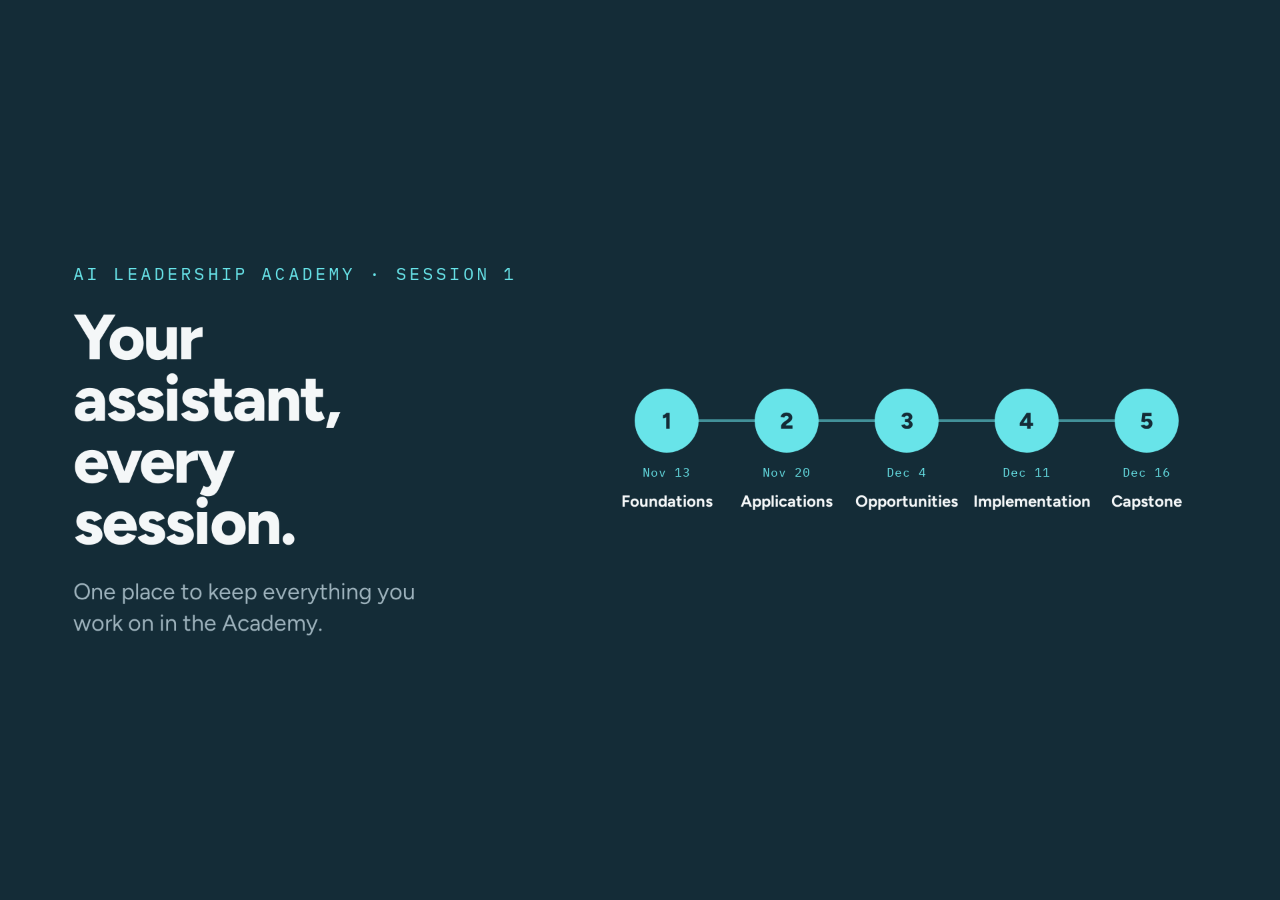
<file: index.html>
<!DOCTYPE html>
<html lang="en">
<head>
  <meta charset="utf-8" />
  <meta name="viewport" content="width=device-width, initial-scale=1" />
  <title>AI Leadership Academy · Session 1</title>
  <link rel="preconnect" href="https://fonts.googleapis.com" />
  <link rel="preconnect" href="https://fonts.gstatic.com" crossorigin />
  <link href="https://fonts.googleapis.com/css2?family=Figtree:wght@300;400;500;600;700;800;900&family=IBM+Plex+Mono:wght@300;400;500;600&display=swap" rel="stylesheet" />
  <script type="module" crossorigin src="./assets/index-CzZz46zB.js"></script>
  <link rel="stylesheet" crossorigin href="./assets/index-C_zgbuJm.css">
</head>
<body>
  <div id="root"></div>
</body>
</html>
</file>
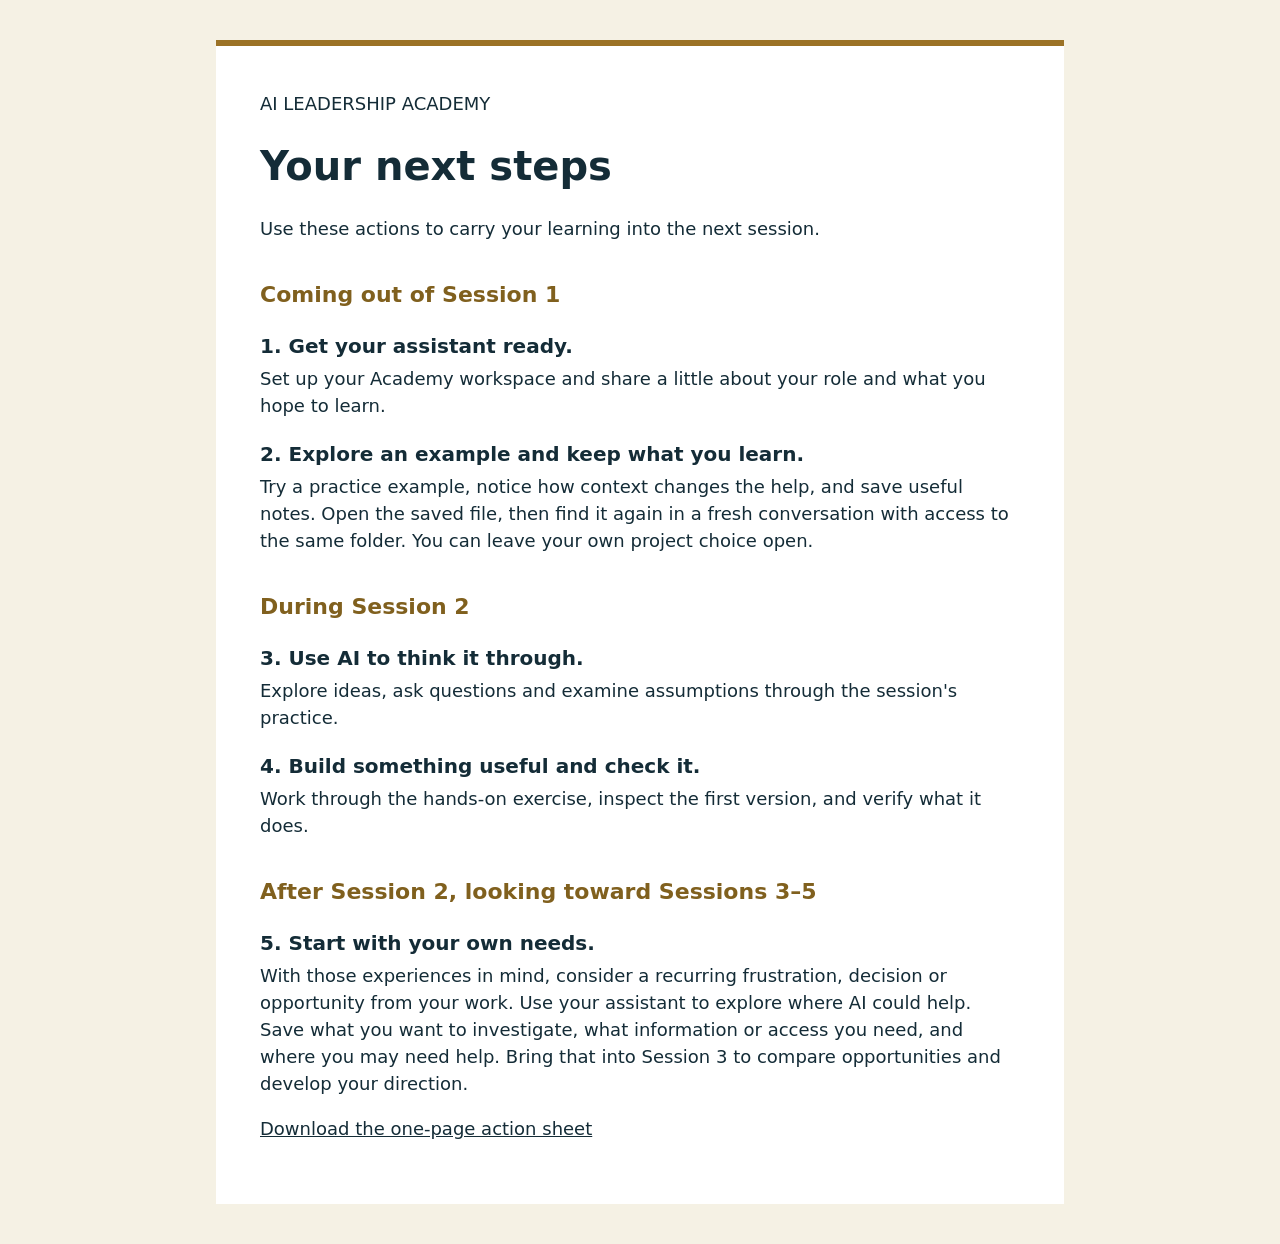
<file: participant-actions.html>
<!doctype html><html lang="en"><meta charset="utf-8"><meta name="viewport" content="width=device-width,initial-scale=1"><title>Your next steps | AI Leadership Academy</title><style>body{margin:0;background:#f5f1e4;color:#142C37;font:18px/1.5 system-ui,sans-serif}main{max-width:760px;margin:40px auto;padding:44px;background:white;border-top:6px solid #9B7226}h1{font-size:40px;line-height:1.1}h2{margin-top:36px;color:#80601e;font-size:22px}h3{font-size:20px;margin-bottom:4px}p{margin-top:0}a{color:#142C37}@media(max-width:600px){main{padding:25px;margin:0}}@media print{main{margin:0;border:0}}</style><main><p>AI LEADERSHIP ACADEMY</p><h1>Your next steps</h1><p>Use these actions to carry your learning into the next session.</p><h2>Coming out of Session 1</h2><article><h3>1. Get your assistant ready.</h3><p>Set up your Academy workspace and share a little about your role and what you hope to learn.</p></article><article><h3>2. Explore an example and keep what you learn.</h3><p>Try a practice example, notice how context changes the help, and save useful notes. Open the saved file, then find it again in a fresh conversation with access to the same folder. You can leave your own project choice open.</p></article><h2>During Session 2</h2><article><h3>3. Use AI to think it through.</h3><p>Explore ideas, ask questions and examine assumptions through the session&#x27;s practice.</p></article><article><h3>4. Build something useful and check it.</h3><p>Work through the hands-on exercise, inspect the first version, and verify what it does.</p></article><h2>After Session 2, looking toward Sessions 3–5</h2><article><h3>5. Start with your own needs.</h3><p>With those experiences in mind, consider a recurring frustration, decision or opportunity from your work. Use your assistant to explore where AI could help. Save what you want to investigate, what information or access you need, and where you may need help. Bring that into Session 3 to compare opportunities and develop your direction.</p></article><p><a href="participant-actions.pdf">Download the one-page action sheet</a></p></main></html>
</file>
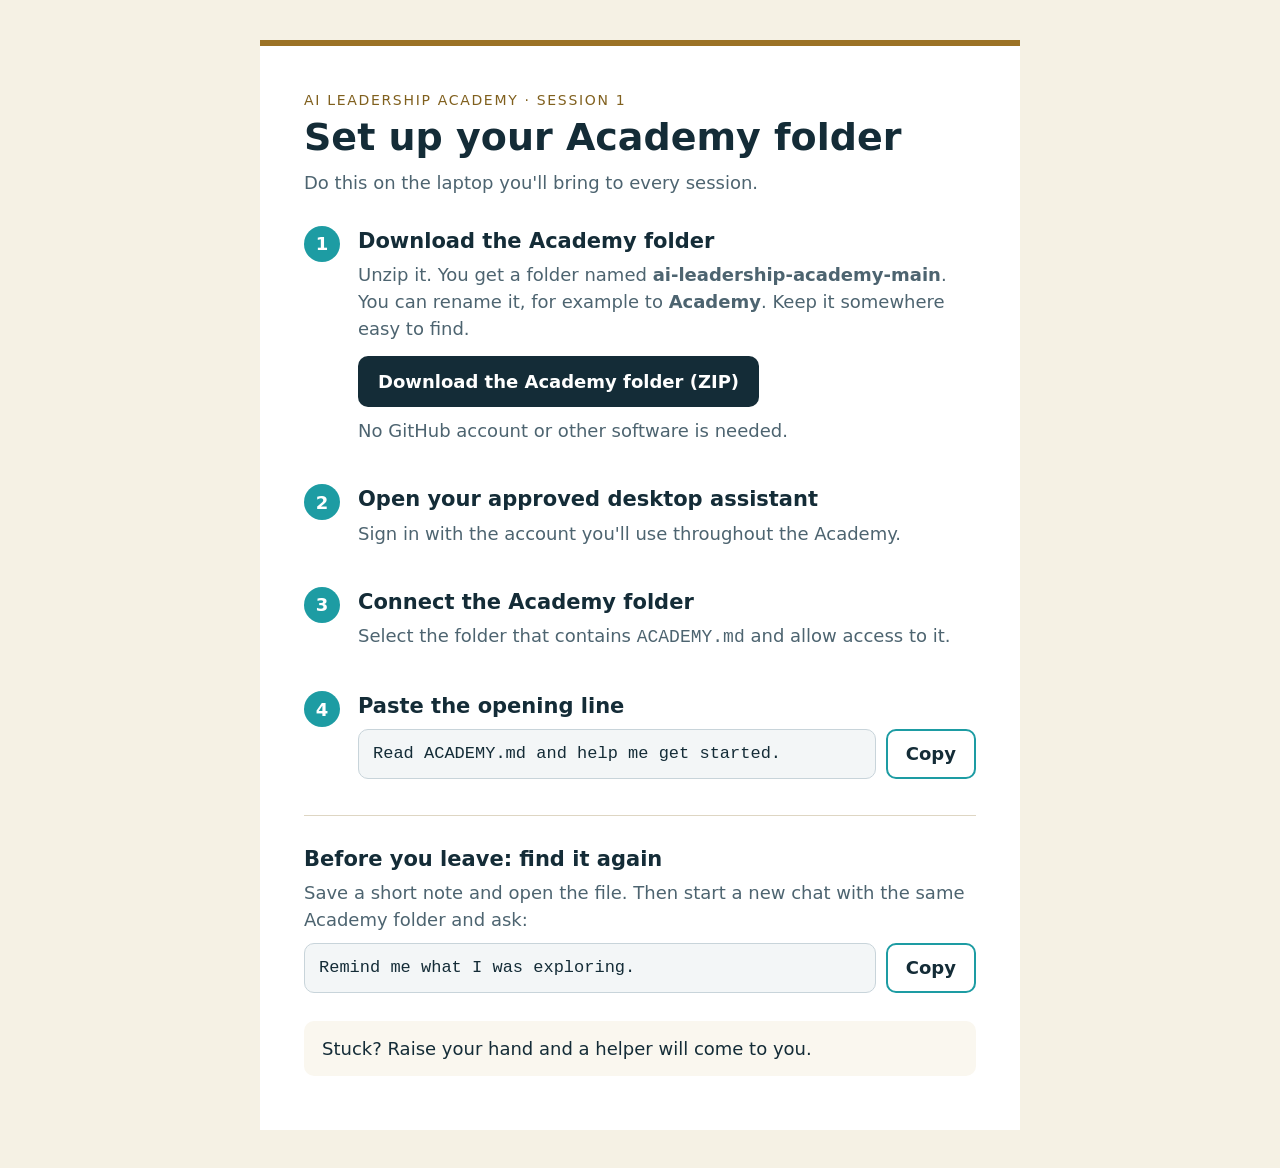
<file: setup.html>
<!doctype html>
<html lang="en">
<head>
<meta charset="utf-8">
<meta name="viewport" content="width=device-width,initial-scale=1">
<title>Set up your Academy folder | AI Leadership Academy</title>
<style>
  :root { --bg:#f5f1e4; --card:#fff; --ink:#142C37; --sub:#4d6470; --gold:#9B7226; --gold-ink:#80601e; --line:#ded6c3; --accent:#1d9ca3; }
  * { box-sizing: border-box; }
  body { margin:0; background:var(--bg); color:var(--ink); font:18px/1.5 system-ui,-apple-system,"Segoe UI",sans-serif; }
  main { max-width:760px; margin:40px auto; padding:44px; background:var(--card); border-top:6px solid var(--gold); }
  .eyebrow { margin:0 0 6px; font-size:14px; letter-spacing:.12em; color:var(--gold-ink); }
  h1 { margin:0 0 10px; font-size:38px; line-height:1.1; }
  .lede { margin:0 0 30px; color:var(--sub); }
  ol { list-style:none; margin:0; padding:0; counter-reset:step; }
  li { counter-increment:step; position:relative; padding:0 0 26px 54px; }
  li::before { content:counter(step); position:absolute; left:0; top:0; width:36px; height:36px; border-radius:50%; background:var(--accent); color:#fff; font-weight:700; display:flex; align-items:center; justify-content:center; }
  h2 { margin:4px 0 4px; font-size:21px; }
  p { margin:0 0 10px; }
  .muted { color:var(--sub); }
  .download { display:inline-block; margin-top:4px; padding:12px 20px; border-radius:10px; background:var(--ink); color:#fff; font-weight:600; text-decoration:none; }
  .download:hover, .download:focus-visible { background:#0b1c24; }
  .copy { display:flex; gap:10px; align-items:stretch; margin-top:6px; }
  .copy code { flex:1; font:17px/1.4 ui-monospace,"IBM Plex Mono",Menlo,monospace; background:#f3f6f7; border:1px solid #c8d4da; border-radius:10px; padding:12px 14px; }
  .copy button { flex-shrink:0; font:inherit; font-weight:600; padding:0 18px; border-radius:10px; border:2px solid var(--accent); background:#fff; color:var(--ink); cursor:pointer; }
  .copy button:hover, .copy button:focus-visible { background:#e8f7f8; }
  .copy button.done { background:var(--accent); color:#fff; }
  hr { border:0; border-top:1px solid var(--line); margin:10px 0 28px; }
  .help { margin-top:28px; padding:14px 18px; background:#faf7ef; border-radius:10px; }
  @media (max-width:600px) { main { margin:0; padding:24px 18px; } .copy { flex-direction:column; } .copy button { padding:10px; } }
</style>
</head>
<body>
<main>
  <p class="eyebrow">AI LEADERSHIP ACADEMY · SESSION 1</p>
  <h1>Set up your Academy folder</h1>
  <p class="lede">Do this on the laptop you'll bring to every session.</p>

  <ol>
    <li>
      <h2>Download the Academy folder</h2>
      <p class="muted">Unzip it. You get a folder named <strong>ai-leadership-academy-main</strong>. You can rename it, for example to <strong>Academy</strong>. Keep it somewhere easy to find.</p>
      <a class="download" href="https://github.com/ObneyAI/ai-leadership-academy/archive/refs/heads/main.zip">Download the Academy folder (ZIP)</a>
      <p class="muted" style="margin-top:10px">No GitHub account or other software is needed.</p>
    </li>
    <li>
      <h2>Open your approved desktop assistant</h2>
      <p class="muted">Sign in with the account you'll use throughout the Academy.</p>
    </li>
    <li>
      <h2>Connect the Academy folder</h2>
      <p class="muted">Select the folder that contains <code>ACADEMY.md</code> and allow access to it.</p>
    </li>
    <li>
      <h2>Paste the opening line</h2>
      <div class="copy"><code id="open">Read ACADEMY.md and help me get started.</code><button type="button" data-copy="open">Copy</button></div>
    </li>
  </ol>

  <hr>

  <h2>Before you leave: find it again</h2>
  <p class="muted">Save a short note and open the file. Then start a new chat with the same Academy folder and ask:</p>
  <div class="copy"><code id="return">Remind me what I was exploring.</code><button type="button" data-copy="return">Copy</button></div>

  <p class="help">Stuck? Raise your hand and a helper will come to you.</p>
  <p class="muted" role="status" aria-live="polite" id="status"></p>
</main>
<script>
  document.querySelectorAll("[data-copy]").forEach((btn) => {
    btn.addEventListener("click", async () => {
      const text = document.getElementById(btn.dataset.copy).textContent;
      try {
        await navigator.clipboard.writeText(text);
      } catch {
        const range = document.createRange();
        range.selectNodeContents(document.getElementById(btn.dataset.copy));
        const sel = getSelection(); sel.removeAllRanges(); sel.addRange(range);
        document.execCommand("copy");
      }
      btn.textContent = "Copied"; btn.classList.add("done");
      document.getElementById("status").textContent = "Copied: " + text;
      setTimeout(() => { btn.textContent = "Copy"; btn.classList.remove("done"); }, 2000);
    });
  });
</script>
</body>
</html>
</file>
<file: assets/index-C_zgbuJm.css>
*,:before,:after{--tw-border-spacing-x: 0;--tw-border-spacing-y: 0;--tw-translate-x: 0;--tw-translate-y: 0;--tw-rotate: 0;--tw-skew-x: 0;--tw-skew-y: 0;--tw-scale-x: 1;--tw-scale-y: 1;--tw-pan-x: ;--tw-pan-y: ;--tw-pinch-zoom: ;--tw-scroll-snap-strictness: proximity;--tw-gradient-from-position: ;--tw-gradient-via-position: ;--tw-gradient-to-position: ;--tw-ordinal: ;--tw-slashed-zero: ;--tw-numeric-figure: ;--tw-numeric-spacing: ;--tw-numeric-fraction: ;--tw-ring-inset: ;--tw-ring-offset-width: 0px;--tw-ring-offset-color: #fff;--tw-ring-color: rgb(59 130 246 / .5);--tw-ring-offset-shadow: 0 0 #0000;--tw-ring-shadow: 0 0 #0000;--tw-shadow: 0 0 #0000;--tw-shadow-colored: 0 0 #0000;--tw-blur: ;--tw-brightness: ;--tw-contrast: ;--tw-grayscale: ;--tw-hue-rotate: ;--tw-invert: ;--tw-saturate: ;--tw-sepia: ;--tw-drop-shadow: ;--tw-backdrop-blur: ;--tw-backdrop-brightness: ;--tw-backdrop-contrast: ;--tw-backdrop-grayscale: ;--tw-backdrop-hue-rotate: ;--tw-backdrop-invert: ;--tw-backdrop-opacity: ;--tw-backdrop-saturate: ;--tw-backdrop-sepia: ;--tw-contain-size: ;--tw-contain-layout: ;--tw-contain-paint: ;--tw-contain-style: }::backdrop{--tw-border-spacing-x: 0;--tw-border-spacing-y: 0;--tw-translate-x: 0;--tw-translate-y: 0;--tw-rotate: 0;--tw-skew-x: 0;--tw-skew-y: 0;--tw-scale-x: 1;--tw-scale-y: 1;--tw-pan-x: ;--tw-pan-y: ;--tw-pinch-zoom: ;--tw-scroll-snap-strictness: proximity;--tw-gradient-from-position: ;--tw-gradient-via-position: ;--tw-gradient-to-position: ;--tw-ordinal: ;--tw-slashed-zero: ;--tw-numeric-figure: ;--tw-numeric-spacing: ;--tw-numeric-fraction: ;--tw-ring-inset: ;--tw-ring-offset-width: 0px;--tw-ring-offset-color: #fff;--tw-ring-color: rgb(59 130 246 / .5);--tw-ring-offset-shadow: 0 0 #0000;--tw-ring-shadow: 0 0 #0000;--tw-shadow: 0 0 #0000;--tw-shadow-colored: 0 0 #0000;--tw-blur: ;--tw-brightness: ;--tw-contrast: ;--tw-grayscale: ;--tw-hue-rotate: ;--tw-invert: ;--tw-saturate: ;--tw-sepia: ;--tw-drop-shadow: ;--tw-backdrop-blur: ;--tw-backdrop-brightness: ;--tw-backdrop-contrast: ;--tw-backdrop-grayscale: ;--tw-backdrop-hue-rotate: ;--tw-backdrop-invert: ;--tw-backdrop-opacity: ;--tw-backdrop-saturate: ;--tw-backdrop-sepia: ;--tw-contain-size: ;--tw-contain-layout: ;--tw-contain-paint: ;--tw-contain-style: }*,:before,:after{box-sizing:border-box;border-width:0;border-style:solid;border-color:#e5e7eb}:before,:after{--tw-content: ""}html,:host{line-height:1.5;-webkit-text-size-adjust:100%;-moz-tab-size:4;-o-tab-size:4;tab-size:4;font-family:Figtree,ui-sans-serif,system-ui,sans-serif;font-feature-settings:normal;font-variation-settings:normal;-webkit-tap-highlight-color:transparent}body{margin:0;line-height:inherit}hr{height:0;color:inherit;border-top-width:1px}abbr:where([title]){-webkit-text-decoration:underline dotted;text-decoration:underline dotted}h1,h2,h3,h4,h5,h6{font-size:inherit;font-weight:inherit}a{color:inherit;text-decoration:inherit}b,strong{font-weight:bolder}code,kbd,samp,pre{font-family:IBM Plex Mono,ui-monospace,monospace;font-feature-settings:normal;font-variation-settings:normal;font-size:1em}small{font-size:80%}sub,sup{font-size:75%;line-height:0;position:relative;vertical-align:baseline}sub{bottom:-.25em}sup{top:-.5em}table{text-indent:0;border-color:inherit;border-collapse:collapse}button,input,optgroup,select,textarea{font-family:inherit;font-feature-settings:inherit;font-variation-settings:inherit;font-size:100%;font-weight:inherit;line-height:inherit;letter-spacing:inherit;color:inherit;margin:0;padding:0}button,select{text-transform:none}button,input:where([type=button]),input:where([type=reset]),input:where([type=submit]){-webkit-appearance:button;background-color:transparent;background-image:none}:-moz-focusring{outline:auto}:-moz-ui-invalid{box-shadow:none}progress{vertical-align:baseline}::-webkit-inner-spin-button,::-webkit-outer-spin-button{height:auto}[type=search]{-webkit-appearance:textfield;outline-offset:-2px}::-webkit-search-decoration{-webkit-appearance:none}::-webkit-file-upload-button{-webkit-appearance:button;font:inherit}summary{display:list-item}blockquote,dl,dd,h1,h2,h3,h4,h5,h6,hr,figure,p,pre{margin:0}fieldset{margin:0;padding:0}legend{padding:0}ol,ul,menu{list-style:none;margin:0;padding:0}dialog{padding:0}textarea{resize:vertical}input::-moz-placeholder,textarea::-moz-placeholder{opacity:1;color:#9ca3af}input::placeholder,textarea::placeholder{opacity:1;color:#9ca3af}button,[role=button]{cursor:pointer}:disabled{cursor:default}img,svg,video,canvas,audio,iframe,embed,object{display:block;vertical-align:middle}img,video{max-width:100%;height:auto}[hidden]:where(:not([hidden=until-found])){display:none}.visible{visibility:visible}.static{position:static}.fixed{position:fixed}.absolute{position:absolute}.relative{position:relative}.mx-auto{margin-left:auto;margin-right:auto}.my-2{margin-top:.5rem;margin-bottom:.5rem}.my-3{margin-top:.75rem;margin-bottom:.75rem}.-mt-8{margin-top:-2rem}.mb-1{margin-bottom:.25rem}.mb-3{margin-bottom:.75rem}.mb-4{margin-bottom:1rem}.mb-6{margin-bottom:1.5rem}.mb-8{margin-bottom:2rem}.mb-auto{margin-bottom:auto}.ml-1{margin-left:.25rem}.ml-2{margin-left:.5rem}.ml-auto{margin-left:auto}.mt-0\.5{margin-top:.125rem}.mt-4{margin-top:1rem}.mt-6{margin-top:1.5rem}.block{display:block}.inline-block{display:inline-block}.inline{display:inline}.flex{display:flex}.inline-flex{display:inline-flex}.table{display:table}.grid{display:grid}.contents{display:contents}.hidden{display:none}.h-14{height:3.5rem}.h-24{height:6rem}.h-3{height:.75rem}.h-3\.5{height:.875rem}.h-4{height:1rem}.h-6{height:1.5rem}.h-7{height:1.75rem}.h-\[17px\]{height:17px}.h-full{height:100%}.min-h-0{min-height:0px}.w-14{width:3.5rem}.w-3{width:.75rem}.w-3\.5{width:.875rem}.w-4{width:1rem}.w-6{width:1.5rem}.w-7{width:1.75rem}.w-\[136px\]{width:136px}.w-\[172px\]{width:172px}.w-\[17px\]{width:17px}.w-\[76px\]{width:76px}.w-full{width:100%}.min-w-0{min-width:0px}.max-w-2xl{max-width:42rem}.max-w-3xl{max-width:48rem}.flex-1{flex:1 1 0%}.flex-shrink-0,.shrink-0{flex-shrink:0}.border-collapse{border-collapse:collapse}.transform{transform:translate(var(--tw-translate-x),var(--tw-translate-y)) rotate(var(--tw-rotate)) skew(var(--tw-skew-x)) skewY(var(--tw-skew-y)) scaleX(var(--tw-scale-x)) scaleY(var(--tw-scale-y))}.cursor-pointer{cursor:pointer}.select-none{-webkit-user-select:none;-moz-user-select:none;user-select:none}.resize{resize:both}.grid-cols-2{grid-template-columns:repeat(2,minmax(0,1fr))}.flex-col{flex-direction:column}.items-start{align-items:flex-start}.items-center{align-items:center}.justify-center{justify-content:center}.gap-1{gap:.25rem}.gap-1\.5{gap:.375rem}.gap-2{gap:.5rem}.gap-2\.5{gap:.625rem}.gap-3{gap:.75rem}.space-y-0\.5>:not([hidden])~:not([hidden]){--tw-space-y-reverse: 0;margin-top:calc(.125rem * calc(1 - var(--tw-space-y-reverse)));margin-bottom:calc(.125rem * var(--tw-space-y-reverse))}.space-y-1>:not([hidden])~:not([hidden]){--tw-space-y-reverse: 0;margin-top:calc(.25rem * calc(1 - var(--tw-space-y-reverse)));margin-bottom:calc(.25rem * var(--tw-space-y-reverse))}.overflow-hidden{overflow:hidden}.overflow-y-auto{overflow-y:auto}.truncate{overflow:hidden;text-overflow:ellipsis;white-space:nowrap}.whitespace-pre-wrap{white-space:pre-wrap}.rounded{border-radius:.25rem}.rounded-2xl{border-radius:1rem}.rounded-full{border-radius:9999px}.rounded-lg{border-radius:.5rem}.rounded-md{border-radius:.375rem}.rounded-xl{border-radius:.75rem}.rounded-b-xl{border-bottom-right-radius:.75rem;border-bottom-left-radius:.75rem}.rounded-t-xl{border-top-left-radius:.75rem;border-top-right-radius:.75rem}.border{border-width:1px}.border-2{border-width:2px}.border-b{border-bottom-width:1px}.border-b-0{border-bottom-width:0px}.border-l{border-left-width:1px}.border-r{border-right-width:1px}.border-t{border-top-width:1px}.border-amber-500\/40{border-color:#f59e0b66}.border-blue-500\/40{border-color:#3b82f666}.border-border{--tw-border-opacity: 1;border-color:rgb(var(--border) / var(--tw-border-opacity, 1))}.border-border\/50{border-color:rgb(var(--border) / .5)}.border-emerald-500\/40{border-color:#10b98166}.border-muted-foreground{--tw-border-opacity: 1;border-color:rgb(var(--muted-foreground) / var(--tw-border-opacity, 1))}.border-muted-foreground\/30{border-color:rgb(var(--muted-foreground) / .3)}.border-orange-500\/40{border-color:#f9731666}.border-purple-500\/40{border-color:#a855f766}.border-rose-500\/40{border-color:#f43f5e66}.border-zinc-100{--tw-border-opacity: 1;border-color:rgb(244 244 245 / var(--tw-border-opacity, 1))}.border-zinc-200{--tw-border-opacity: 1;border-color:rgb(228 228 231 / var(--tw-border-opacity, 1))}.border-l-amber-500{--tw-border-opacity: 1;border-left-color:rgb(245 158 11 / var(--tw-border-opacity, 1))}.border-l-blue-500{--tw-border-opacity: 1;border-left-color:rgb(59 130 246 / var(--tw-border-opacity, 1))}.border-l-emerald-500{--tw-border-opacity: 1;border-left-color:rgb(16 185 129 / var(--tw-border-opacity, 1))}.border-l-muted-foreground{--tw-border-opacity: 1;border-left-color:rgb(var(--muted-foreground) / var(--tw-border-opacity, 1))}.border-l-orange-500{--tw-border-opacity: 1;border-left-color:rgb(249 115 22 / var(--tw-border-opacity, 1))}.border-l-purple-500{--tw-border-opacity: 1;border-left-color:rgb(168 85 247 / var(--tw-border-opacity, 1))}.border-l-rose-500{--tw-border-opacity: 1;border-left-color:rgb(244 63 94 / var(--tw-border-opacity, 1))}.bg-\[\#28C840\]{--tw-bg-opacity: 1;background-color:rgb(40 200 64 / var(--tw-bg-opacity, 1))}.bg-\[\#F5F5F7\]{--tw-bg-opacity: 1;background-color:rgb(245 245 247 / var(--tw-bg-opacity, 1))}.bg-\[\#F6F6F6\]{--tw-bg-opacity: 1;background-color:rgb(246 246 246 / var(--tw-bg-opacity, 1))}.bg-\[\#FEBC2E\]{--tw-bg-opacity: 1;background-color:rgb(254 188 46 / var(--tw-bg-opacity, 1))}.bg-\[\#FF5F57\]{--tw-bg-opacity: 1;background-color:rgb(255 95 87 / var(--tw-bg-opacity, 1))}.bg-amber-400\/80{background-color:#fbbf24cc}.bg-amber-500{--tw-bg-opacity: 1;background-color:rgb(245 158 11 / var(--tw-bg-opacity, 1))}.bg-amber-500\/10{background-color:#f59e0b1a}.bg-blue-500{--tw-bg-opacity: 1;background-color:rgb(59 130 246 / var(--tw-bg-opacity, 1))}.bg-blue-500\/10{background-color:#3b82f61a}.bg-card{--tw-bg-opacity: 1;background-color:rgb(var(--card) / var(--tw-bg-opacity, 1))}.bg-emerald-500{--tw-bg-opacity: 1;background-color:rgb(16 185 129 / var(--tw-bg-opacity, 1))}.bg-emerald-500\/10{background-color:#10b9811a}.bg-foreground{--tw-bg-opacity: 1;background-color:rgb(var(--foreground) / var(--tw-bg-opacity, 1))}.bg-green-500\/90{background-color:#22c55ee6}.bg-muted{--tw-bg-opacity: 1;background-color:rgb(var(--muted) / var(--tw-bg-opacity, 1))}.bg-muted-foreground\/15{background-color:rgb(var(--muted-foreground) / .15)}.bg-muted-foreground\/20{background-color:rgb(var(--muted-foreground) / .2)}.bg-muted\/30{background-color:rgb(var(--muted) / .3)}.bg-muted\/40{background-color:rgb(var(--muted) / .4)}.bg-muted\/50{background-color:rgb(var(--muted) / .5)}.bg-muted\/70{background-color:rgb(var(--muted) / .7)}.bg-orange-500\/10{background-color:#f973161a}.bg-orange-600{--tw-bg-opacity: 1;background-color:rgb(234 88 12 / var(--tw-bg-opacity, 1))}.bg-purple-500{--tw-bg-opacity: 1;background-color:rgb(168 85 247 / var(--tw-bg-opacity, 1))}.bg-purple-500\/10{background-color:#a855f71a}.bg-red-500\/90{background-color:#ef4444e6}.bg-rose-500{--tw-bg-opacity: 1;background-color:rgb(244 63 94 / var(--tw-bg-opacity, 1))}.bg-rose-500\/10{background-color:#f43f5e1a}.bg-sky-100{--tw-bg-opacity: 1;background-color:rgb(224 242 254 / var(--tw-bg-opacity, 1))}.bg-white{--tw-bg-opacity: 1;background-color:rgb(255 255 255 / var(--tw-bg-opacity, 1))}.bg-yellow-500\/90{background-color:#eab308e6}.bg-zinc-200\/70{background-color:#e4e4e7b3}.bg-zinc-300\/70{background-color:#d4d4d8b3}.p-0\.5{padding:.125rem}.p-3{padding:.75rem}.p-4{padding:1rem}.p-6{padding:1.5rem}.px-1{padding-left:.25rem;padding-right:.25rem}.px-1\.5{padding-left:.375rem;padding-right:.375rem}.px-2{padding-left:.5rem;padding-right:.5rem}.px-3{padding-left:.75rem;padding-right:.75rem}.px-3\.5{padding-left:.875rem;padding-right:.875rem}.px-4{padding-left:1rem;padding-right:1rem}.px-5{padding-left:1.25rem;padding-right:1.25rem}.px-6{padding-left:1.5rem;padding-right:1.5rem}.py-0\.5{padding-top:.125rem;padding-bottom:.125rem}.py-1{padding-top:.25rem;padding-bottom:.25rem}.py-1\.5{padding-top:.375rem;padding-bottom:.375rem}.py-2{padding-top:.5rem;padding-bottom:.5rem}.py-2\.5{padding-top:.625rem;padding-bottom:.625rem}.py-3{padding-top:.75rem;padding-bottom:.75rem}.py-\[5px\]{padding-top:5px;padding-bottom:5px}.py-\[6px\]{padding-top:6px;padding-bottom:6px}.pb-1{padding-bottom:.25rem}.pb-1\.5{padding-bottom:.375rem}.pb-2{padding-bottom:.5rem}.pb-3{padding-bottom:.75rem}.pl-4{padding-left:1rem}.pl-8{padding-left:2rem}.pr-4{padding-right:1rem}.pt-1{padding-top:.25rem}.pt-2{padding-top:.5rem}.pt-3\.5{padding-top:.875rem}.text-left{text-align:left}.text-center{text-align:center}.font-mono{font-family:IBM Plex Mono,ui-monospace,monospace}.text-2xl{font-size:1.5rem;line-height:2rem}.text-\[10px\]{font-size:10px}.text-\[11px\]{font-size:11px}.text-\[13px\]{font-size:13px}.text-base{font-size:1rem;line-height:1.5rem}.text-lg{font-size:1.125rem;line-height:1.75rem}.text-sm{font-size:.875rem;line-height:1.25rem}.text-xl{font-size:1.25rem;line-height:1.75rem}.text-xs{font-size:.75rem;line-height:1rem}.font-bold{font-weight:700}.font-medium{font-weight:500}.font-semibold{font-weight:600}.uppercase{text-transform:uppercase}.tabular-nums{--tw-numeric-spacing: tabular-nums;font-variant-numeric:var(--tw-ordinal) var(--tw-slashed-zero) var(--tw-numeric-figure) var(--tw-numeric-spacing) var(--tw-numeric-fraction)}.leading-relaxed{line-height:1.625}.leading-snug{line-height:1.375}.text-amber-400{--tw-text-opacity: 1;color:rgb(251 191 36 / var(--tw-text-opacity, 1))}.text-amber-600{--tw-text-opacity: 1;color:rgb(217 119 6 / var(--tw-text-opacity, 1))}.text-amber-950{--tw-text-opacity: 1;color:rgb(69 26 3 / var(--tw-text-opacity, 1))}.text-blue-400{--tw-text-opacity: 1;color:rgb(96 165 250 / var(--tw-text-opacity, 1))}.text-blue-500{--tw-text-opacity: 1;color:rgb(59 130 246 / var(--tw-text-opacity, 1))}.text-blue-600{--tw-text-opacity: 1;color:rgb(37 99 235 / var(--tw-text-opacity, 1))}.text-cyan-600{--tw-text-opacity: 1;color:rgb(8 145 178 / var(--tw-text-opacity, 1))}.text-cyan-700{--tw-text-opacity: 1;color:rgb(14 116 144 / var(--tw-text-opacity, 1))}.text-emerald-400{--tw-text-opacity: 1;color:rgb(52 211 153 / var(--tw-text-opacity, 1))}.text-emerald-500{--tw-text-opacity: 1;color:rgb(16 185 129 / var(--tw-text-opacity, 1))}.text-emerald-600{--tw-text-opacity: 1;color:rgb(5 150 105 / var(--tw-text-opacity, 1))}.text-foreground{--tw-text-opacity: 1;color:rgb(var(--foreground) / var(--tw-text-opacity, 1))}.text-foreground\/90{color:rgb(var(--foreground) / .9)}.text-gray-400{--tw-text-opacity: 1;color:rgb(156 163 175 / var(--tw-text-opacity, 1))}.text-muted-foreground{--tw-text-opacity: 1;color:rgb(var(--muted-foreground) / var(--tw-text-opacity, 1))}.text-muted-foreground\/60{color:rgb(var(--muted-foreground) / .6)}.text-orange-400{--tw-text-opacity: 1;color:rgb(251 146 60 / var(--tw-text-opacity, 1))}.text-orange-500{--tw-text-opacity: 1;color:rgb(249 115 22 / var(--tw-text-opacity, 1))}.text-orange-600{--tw-text-opacity: 1;color:rgb(234 88 12 / var(--tw-text-opacity, 1))}.text-purple-400{--tw-text-opacity: 1;color:rgb(192 132 252 / var(--tw-text-opacity, 1))}.text-purple-500{--tw-text-opacity: 1;color:rgb(168 85 247 / var(--tw-text-opacity, 1))}.text-purple-600{--tw-text-opacity: 1;color:rgb(147 51 234 / var(--tw-text-opacity, 1))}.text-rose-400{--tw-text-opacity: 1;color:rgb(251 113 133 / var(--tw-text-opacity, 1))}.text-rose-600{--tw-text-opacity: 1;color:rgb(225 29 72 / var(--tw-text-opacity, 1))}.text-sky-500{--tw-text-opacity: 1;color:rgb(14 165 233 / var(--tw-text-opacity, 1))}.text-sky-500\/80{color:#0ea5e9cc}.text-zinc-300{--tw-text-opacity: 1;color:rgb(212 212 216 / var(--tw-text-opacity, 1))}.text-zinc-400{--tw-text-opacity: 1;color:rgb(161 161 170 / var(--tw-text-opacity, 1))}.text-zinc-500{--tw-text-opacity: 1;color:rgb(113 113 122 / var(--tw-text-opacity, 1))}.text-zinc-600{--tw-text-opacity: 1;color:rgb(82 82 91 / var(--tw-text-opacity, 1))}.text-zinc-700{--tw-text-opacity: 1;color:rgb(63 63 70 / var(--tw-text-opacity, 1))}.text-zinc-800{--tw-text-opacity: 1;color:rgb(39 39 42 / var(--tw-text-opacity, 1))}.text-zinc-900{--tw-text-opacity: 1;color:rgb(24 24 27 / var(--tw-text-opacity, 1))}.line-through{text-decoration-line:line-through}.opacity-50{opacity:.5}.opacity-60{opacity:.6}.shadow{--tw-shadow: 0 1px 3px 0 rgb(0 0 0 / .1), 0 1px 2px -1px rgb(0 0 0 / .1);--tw-shadow-colored: 0 1px 3px 0 var(--tw-shadow-color), 0 1px 2px -1px var(--tw-shadow-color);box-shadow:var(--tw-ring-offset-shadow, 0 0 #0000),var(--tw-ring-shadow, 0 0 #0000),var(--tw-shadow)}.shadow-2xl{--tw-shadow: 0 25px 50px -12px rgb(0 0 0 / .25);--tw-shadow-colored: 0 25px 50px -12px var(--tw-shadow-color);box-shadow:var(--tw-ring-offset-shadow, 0 0 #0000),var(--tw-ring-shadow, 0 0 #0000),var(--tw-shadow)}.shadow-lg{--tw-shadow: 0 10px 15px -3px rgb(0 0 0 / .1), 0 4px 6px -4px rgb(0 0 0 / .1);--tw-shadow-colored: 0 10px 15px -3px var(--tw-shadow-color), 0 4px 6px -4px var(--tw-shadow-color);box-shadow:var(--tw-ring-offset-shadow, 0 0 #0000),var(--tw-ring-shadow, 0 0 #0000),var(--tw-shadow)}.shadow-sm{--tw-shadow: 0 1px 2px 0 rgb(0 0 0 / .05);--tw-shadow-colored: 0 1px 2px 0 var(--tw-shadow-color);box-shadow:var(--tw-ring-offset-shadow, 0 0 #0000),var(--tw-ring-shadow, 0 0 #0000),var(--tw-shadow)}.shadow-xl{--tw-shadow: 0 20px 25px -5px rgb(0 0 0 / .1), 0 8px 10px -6px rgb(0 0 0 / .1);--tw-shadow-colored: 0 20px 25px -5px var(--tw-shadow-color), 0 8px 10px -6px var(--tw-shadow-color);box-shadow:var(--tw-ring-offset-shadow, 0 0 #0000),var(--tw-ring-shadow, 0 0 #0000),var(--tw-shadow)}.ring{--tw-ring-offset-shadow: var(--tw-ring-inset) 0 0 0 var(--tw-ring-offset-width) var(--tw-ring-offset-color);--tw-ring-shadow: var(--tw-ring-inset) 0 0 0 calc(3px + var(--tw-ring-offset-width)) var(--tw-ring-color);box-shadow:var(--tw-ring-offset-shadow),var(--tw-ring-shadow),var(--tw-shadow, 0 0 #0000)}.ring-1{--tw-ring-offset-shadow: var(--tw-ring-inset) 0 0 0 var(--tw-ring-offset-width) var(--tw-ring-offset-color);--tw-ring-shadow: var(--tw-ring-inset) 0 0 0 calc(1px + var(--tw-ring-offset-width)) var(--tw-ring-color);box-shadow:var(--tw-ring-offset-shadow),var(--tw-ring-shadow),var(--tw-shadow, 0 0 #0000)}.ring-amber-500{--tw-ring-opacity: 1;--tw-ring-color: rgb(245 158 11 / var(--tw-ring-opacity, 1))}.ring-black\/10{--tw-ring-color: rgb(0 0 0 / .1)}.ring-blue-500{--tw-ring-opacity: 1;--tw-ring-color: rgb(59 130 246 / var(--tw-ring-opacity, 1))}.ring-emerald-500{--tw-ring-opacity: 1;--tw-ring-color: rgb(16 185 129 / var(--tw-ring-opacity, 1))}.ring-orange-500{--tw-ring-opacity: 1;--tw-ring-color: rgb(249 115 22 / var(--tw-ring-opacity, 1))}.ring-purple-500{--tw-ring-opacity: 1;--tw-ring-color: rgb(168 85 247 / var(--tw-ring-opacity, 1))}.ring-rose-500{--tw-ring-opacity: 1;--tw-ring-color: rgb(244 63 94 / var(--tw-ring-opacity, 1))}.blur{--tw-blur: blur(8px);filter:var(--tw-blur) var(--tw-brightness) var(--tw-contrast) var(--tw-grayscale) var(--tw-hue-rotate) var(--tw-invert) var(--tw-saturate) var(--tw-sepia) var(--tw-drop-shadow)}.filter{filter:var(--tw-blur) var(--tw-brightness) var(--tw-contrast) var(--tw-grayscale) var(--tw-hue-rotate) var(--tw-invert) var(--tw-saturate) var(--tw-sepia) var(--tw-drop-shadow)}.transition-all{transition-property:all;transition-timing-function:cubic-bezier(.4,0,.2,1);transition-duration:.15s}.transition-colors{transition-property:color,background-color,border-color,text-decoration-color,fill,stroke;transition-timing-function:cubic-bezier(.4,0,.2,1);transition-duration:.15s}:root{--background: 12 27 34;--foreground: 234 246 247;--card: 20 44 55;--card-foreground: 234 246 247;--popover: 22 50 62;--popover-foreground: 234 246 247;--muted: 26 58 71;--muted-foreground: 159 189 198;--border: 42 76 89}.chrome-light{--background: 249 247 243;--foreground: 28 25 23;--card: 255 255 255;--card-foreground: 28 25 23;--popover: 255 255 255;--popover-foreground: 28 25 23;--muted: 236 233 227;--muted-foreground: 118 112 105;--border: 222 217 208}*{box-sizing:border-box}html,body,#root{margin:0;padding:0;height:100%}body{background:#000;overflow:hidden;-webkit-tap-highlight-color:transparent;font-family:Figtree,-apple-system,BlinkMacSystemFont,sans-serif}h1,p{text-wrap:balance}p{text-wrap:pretty}.stage{position:fixed;top:0;right:0;bottom:0;left:0;display:flex;align-items:center;justify-content:center;background:#000;overflow:hidden}.canvas{position:relative;width:1920px;height:1080px;flex-shrink:0;transform-origin:center center;will-change:transform}.deck-slide{position:absolute;top:0;right:0;bottom:0;left:0;opacity:0;visibility:hidden;pointer-events:none}.deck-slide[data-active]{opacity:1;visibility:visible;pointer-events:auto}.deck-slide>section{position:absolute!important;top:0!important;right:0!important;bottom:0!important;left:0!important;width:100%!important;height:100%!important;box-sizing:border-box!important;overflow:hidden}.overlay{position:fixed;left:50%;bottom:22px;transform:translate(-50%,6px) scale(.92);filter:blur(6px);display:flex;align-items:center;gap:4px;padding:4px;background:#000;color:#fff;border-radius:999px;font-family:-apple-system,BlinkMacSystemFont,Helvetica Neue,Arial,sans-serif;font-size:12px;letter-spacing:.01em;opacity:0;pointer-events:none;transition:opacity .26s ease,transform .26s cubic-bezier(.2,.8,.2,1),filter .26s ease;transform-origin:center bottom;z-index:2147483000;-webkit-user-select:none;-moz-user-select:none;user-select:none}.overlay[data-visible]{opacity:1;pointer-events:auto;transform:translate(-50%) scale(1);filter:blur(0)}.deckbtn{-webkit-appearance:none;-moz-appearance:none;appearance:none;background:transparent;border:0;margin:0;padding:0;font:inherit;cursor:pointer;display:inline-flex;align-items:center;justify-content:center;height:28px;min-width:28px;border-radius:999px;color:#ffffffb8;transition:background .14s ease,color .14s ease}.deckbtn:hover{background:#ffffff1f;color:#fff}.deckbtn svg{width:14px;height:14px;display:block}.deckbtn.reset{font-size:11px;font-weight:500;letter-spacing:.02em;padding:0 10px 0 12px;gap:6px}.deckbtn.reset .kbd{display:inline-flex;align-items:center;justify-content:center;min-width:16px;height:16px;padding:0 4px;font-family:ui-monospace,SF Mono,Menlo,Consolas,monospace;font-size:10px;line-height:1;color:#ffffffe0;background:#ffffff1f;border-radius:4px}.count{font-variant-numeric:tabular-nums;color:#fff;font-weight:500;padding:0 8px;min-width:42px;text-align:center;font-size:12px}.count .sep{color:#ffffff73;margin:0 3px;font-weight:400}.count .total{color:#ffffff8c}.divider{width:1px;height:14px;background:#ffffff2e;margin:0 2px}.notes{position:fixed;left:50%;bottom:64px;transform:translate(-50%);width:min(880px,92vw);max-height:40vh;overflow-y:auto;padding:20px 24px;background:#0c1b22f0;color:#eaf6f7;border:1px solid rgba(104,228,233,.25);border-radius:14px;box-shadow:0 12px 40px #00000080;font-family:Figtree,sans-serif;font-size:17px;line-height:1.55;z-index:2147483001}.notes .label{font-family:IBM Plex Mono,monospace;font-size:12px;letter-spacing:.14em;text-transform:uppercase;color:#68e4e9;margin:0 0 10px}.notes .body{margin:0;color:#c7dce2}@keyframes blink{50%{opacity:0}}.chromezone-inert{display:inline-block}.chromezone{position:relative;display:inline-block;cursor:pointer;transition:transform .18s cubic-bezier(.2,.8,.2,1)}.chromezone:hover{transform:translateY(-2px)}.chromezone-hint{position:absolute;top:13px;right:14px;display:inline-flex;color:#c7f4f6;opacity:.22;transition:opacity .2s ease;pointer-events:none}.chromezone:hover .chromezone-hint,.chromezone:focus-visible .chromezone-hint{opacity:.6}@keyframes cm-in{0%{opacity:0}to{opacity:1}}@keyframes cm-pop{0%{opacity:0;transform:scale(.965)}to{opacity:1;transform:scale(1)}}.chrome-modal{position:fixed;top:0;right:0;bottom:0;left:0;z-index:2147483600;display:flex;align-items:center;justify-content:center;padding:40px;background:#060d11db;-webkit-backdrop-filter:blur(10px);backdrop-filter:blur(10px);animation:cm-in .2s ease both;cursor:zoom-out}.cm-panel{cursor:default;animation:cm-pop .24s cubic-bezier(.2,.8,.2,1) both}.cm-close{position:fixed;top:26px;right:28px;width:44px;height:44px;display:flex;align-items:center;justify-content:center;border:1px solid rgba(255,255,255,.16);border-radius:999px;background:#ffffff0f;color:#ffffffd1;cursor:pointer;transition:background .14s ease,color .14s ease}.cm-close:hover{background:#ffffff24;color:#fff}.cm-arrow{position:fixed;top:50%;transform:translateY(-50%);width:56px;height:56px;display:flex;align-items:center;justify-content:center;border:1px solid rgba(255,255,255,.14);border-radius:999px;background:#ffffff0d;color:#ffffffd9;cursor:pointer;transition:background .14s ease,transform .14s ease}.cm-arrow:hover{background:#68e4e929;color:#eafcfd}.cm-arrow.left{left:28px}.cm-arrow.right{right:28px}.cm-caption{position:fixed;left:50%;bottom:30px;transform:translate(-50%);display:flex;align-items:center;gap:12px;padding:10px 18px;border-radius:999px;background:#081218b8;border:1px solid rgba(104,228,233,.22);-webkit-backdrop-filter:blur(4px);backdrop-filter:blur(4px);cursor:default;font-family:IBM Plex Mono,monospace;font-size:13.5px;letter-spacing:.03em;color:#ddf6f7b8;white-space:nowrap}.cm-caption .cm-slash{color:#ffffff4d}.cm-caption .cm-sub{color:#68e4e9}.cm-dots{display:inline-flex;align-items:center;gap:8px;margin-left:4px}.cm-dot{width:9px;height:9px;border-radius:999px;border:0;padding:0;background:#ffffff47;cursor:pointer;transition:background .14s ease,transform .14s ease}.cm-dot:hover{background:#ffffff80}.cm-dot[data-active]{background:#68e4e9;transform:scale(1.25)}.last\:border-0:last-child{border-width:0px}.last\:pr-0:last-child{padding-right:0}.hover\:bg-muted:hover{--tw-bg-opacity: 1;background-color:rgb(var(--muted) / var(--tw-bg-opacity, 1))}.hover\:bg-muted\/40:hover{background-color:rgb(var(--muted) / .4)}.hover\:bg-muted\/50:hover{background-color:rgb(var(--muted) / .5)}.hover\:bg-muted\/60:hover{background-color:rgb(var(--muted) / .6)}.hover\:text-foreground:hover{--tw-text-opacity: 1;color:rgb(var(--foreground) / var(--tw-text-opacity, 1))}.hover\:underline:hover{text-decoration-line:underline}.dark\:text-amber-400:is(.dark *){--tw-text-opacity: 1;color:rgb(251 191 36 / var(--tw-text-opacity, 1))}.dark\:text-blue-400:is(.dark *){--tw-text-opacity: 1;color:rgb(96 165 250 / var(--tw-text-opacity, 1))}.dark\:text-emerald-400:is(.dark *){--tw-text-opacity: 1;color:rgb(52 211 153 / var(--tw-text-opacity, 1))}.dark\:text-orange-400:is(.dark *){--tw-text-opacity: 1;color:rgb(251 146 60 / var(--tw-text-opacity, 1))}.dark\:text-purple-400:is(.dark *){--tw-text-opacity: 1;color:rgb(192 132 252 / var(--tw-text-opacity, 1))}.dark\:text-rose-400:is(.dark *){--tw-text-opacity: 1;color:rgb(251 113 133 / var(--tw-text-opacity, 1))}@media (min-width: 1024px){.lg\:grid-cols-4{grid-template-columns:repeat(4,minmax(0,1fr))}}
</file>
